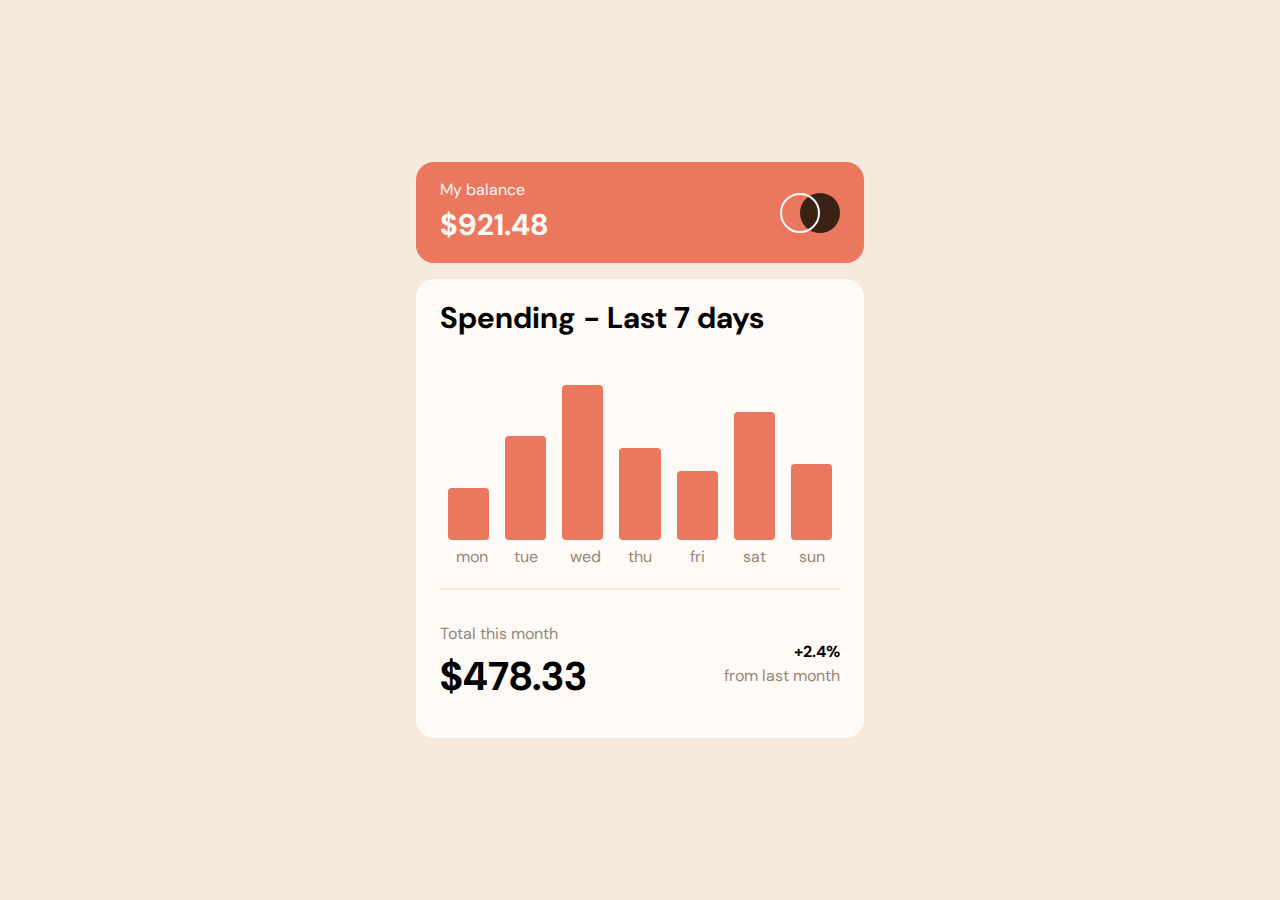
<file: expenses-chart-component-main/index.html>
<!DOCTYPE html>
<html lang="en">
  <head>
    <meta charset="UTF-8" />
    <meta name="viewport" content="width=device-width, initial-scale=1.0" />
    <!-- displays site properly based on user's device -->
    <link rel="stylesheet" href="style.css" />
    <link rel="preconnect" href="https://fonts.googleapis.com" />
    <link rel="preconnect" href="https://fonts.gstatic.com" crossorigin />
    <link
      href="https://fonts.googleapis.com/css2?family=DM+Sans:wght@400;700&display=swap"
      rel="stylesheet"
    />
    <link
      rel="icon"
      type="image/png"
      sizes="32x32"
      href="./images/favicon-32x32.png"
    />

    <title>Frontend Mentor | Expenses chart component</title>
  </head>
  <body>
    <div class="card">
      <header class="container">
        <div class="flex | headerbox">
          <div class="fc-100">
            My balance
            <p class="fs-700 fw-bold">$921.48</p>
          </div>
          <div class="flex | circles">
            <div class="white"></div>
            <div class="black"></div>
          </div>
        </div>
      </header>
      <main class="container grid">
        <h1 class="fw-bold fs-700">Spending - Last 7 days</h1>
          <ul class="fc-600 | chart">
            <li>
              <span class="chartBar"title="mon" data-spent="1"></span>
            </li>
            <li>
              <span class="chartBar" title="tue" data-spent="2"></span>
            </li>
            <li>
              <span class="chartBar" title="wed" data-spent="3"></span>
            </li>
            <li>
              <span class="chartBar" title="thu" data-spent="0"></span>
            </li>
            <li>
              <span class="chartBar" title="fri" data-spent="0"></span>
            </li>
            <li>
              <span class="chartBar" title="sat" data-spent="0"></span>
            </li>
            <li>
              <span class="chartBar" title="sun" data-spent="0"></span>
            </li>
          </ul>    
        <hr/>
        <div class="flex | footer">
          <div>
            <h2 class="fc-600">Total this month</h2>
            <p class="fw-bold fs-800">$478.33</p>
          </div>
          <div class="end">
            <p class="fw-bold">+2.4%</p>
            <p class="fc-600">from last month</p>
          </div>
        </div>
      </main>
    </div>
    <script src="script.js"></script>
  </body>
</html>
</file>
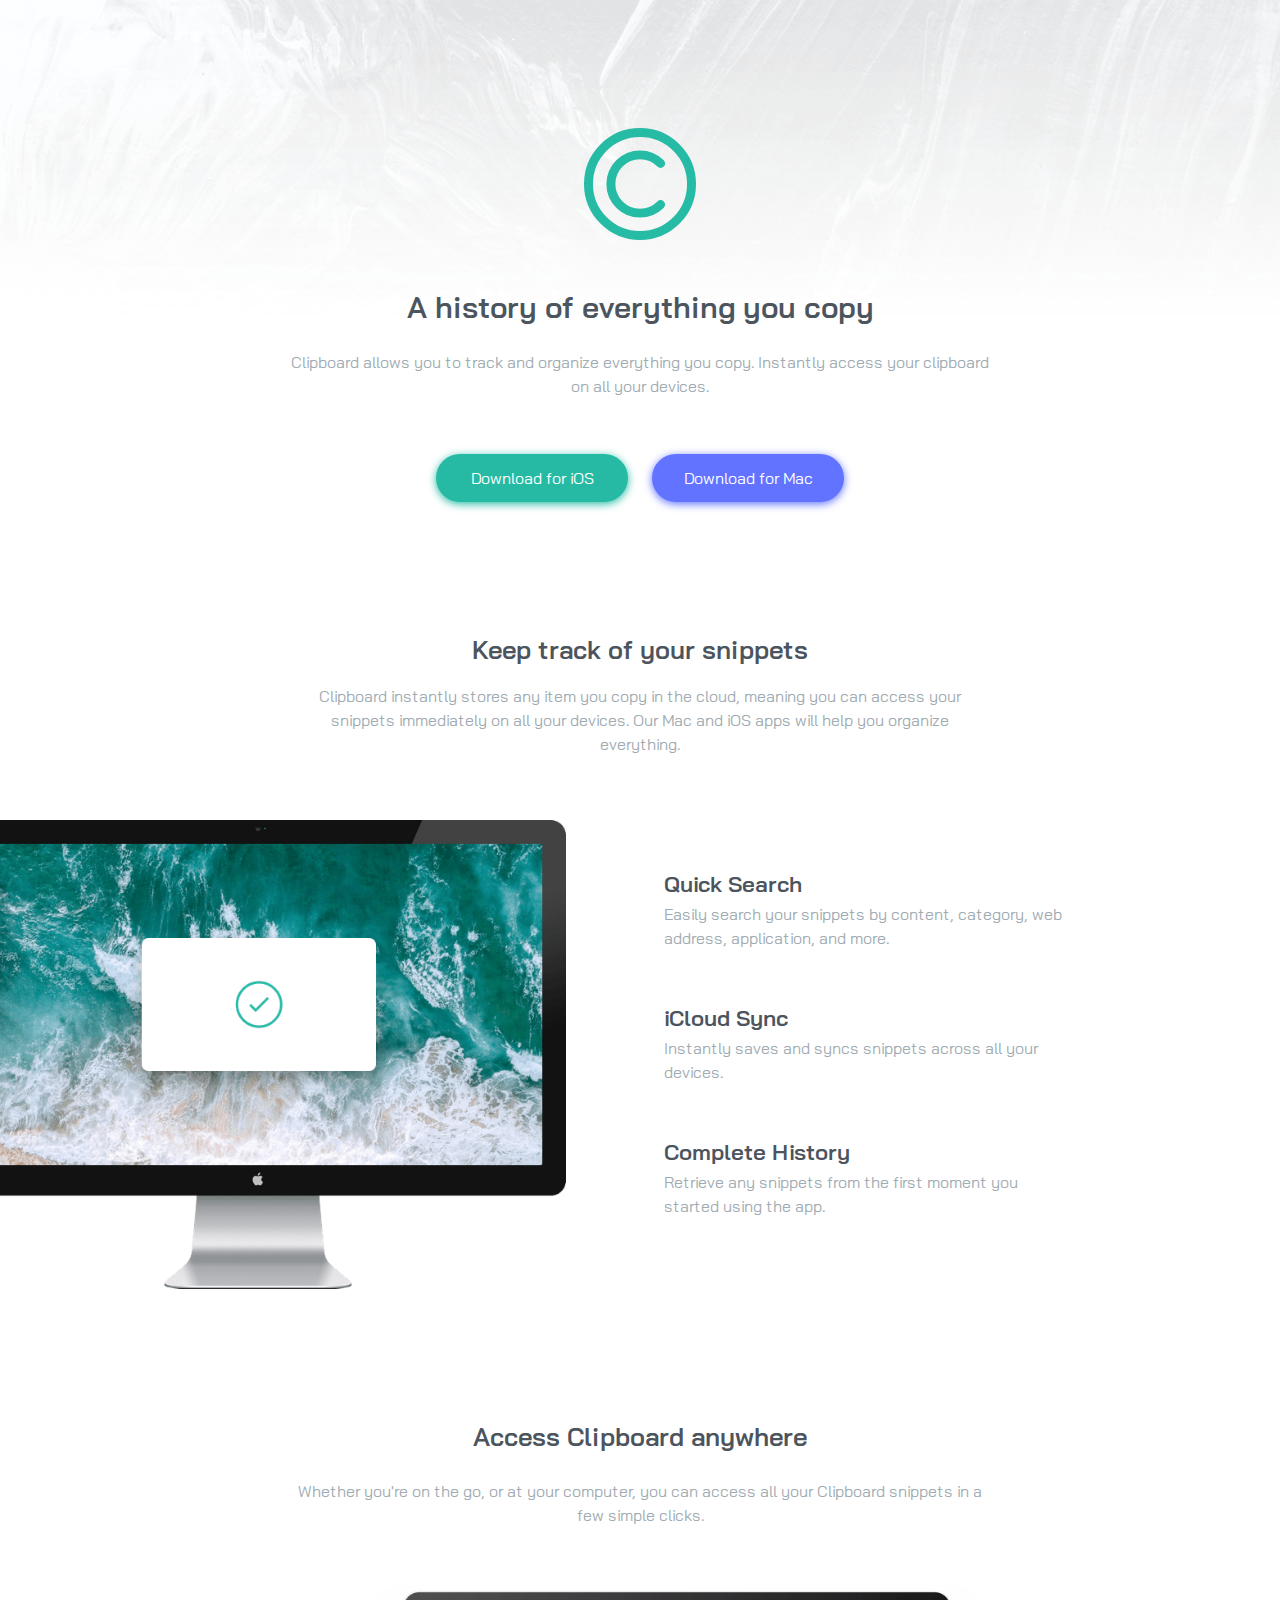
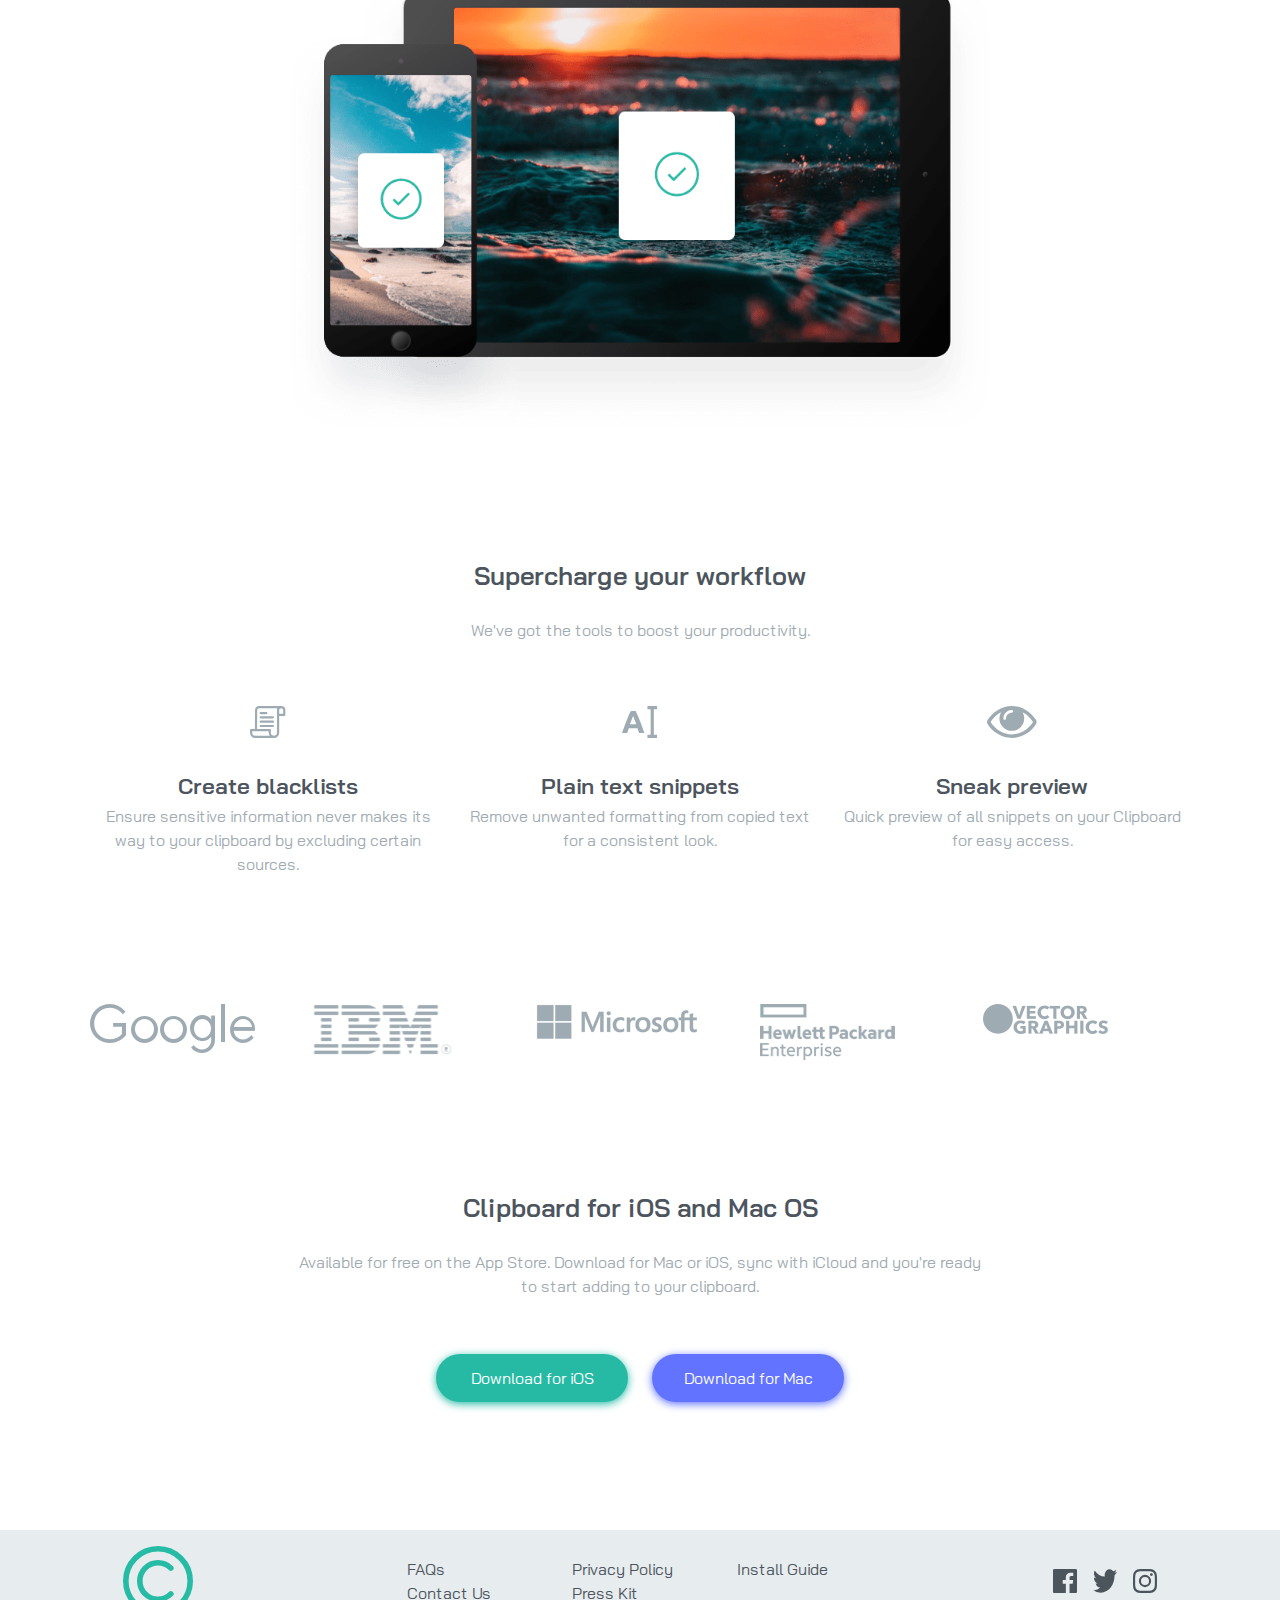
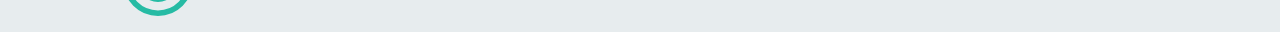
<file: first-landing-page/index.html>
<!DOCTYPE html>
<html lang="en">

<head>
  <meta charset="UTF-8">
  <meta name="viewport" content="width=device-width, initial-scale=1.0">
  <link rel="preconnect" href="https://fonts.googleapis.com">
  <link rel="preconnect" href="https://fonts.gstatic.com" crossorigin>
  <link href="https://fonts.googleapis.com/css2?family=Bai+Jamjuree:wght@400;600&display=swap" rel="stylesheet">

  <link rel="icon" type="image/png" sizes="32x32" href="./images/favicon-32x32.png">
  <link rel="stylesheet" href="style.css">
  <title>Frontend Mentor | Clipboard landing page</title>
</head>

<body>

  <header>
    <div class="primary-header | container">
      <img src="images/logo.svg" alt="Logo image">
      <h1 class="fs-700 fw-semi-bold">A history of everything you copy</h1>
      <p class="section-discription">Clipboard allows you to track and organize everything you
        copy. Instantly access your clipboard on all your devices.
      </p>
      <div class="two-buttons">
        <button class="ios-button">Download for iOS</button>
        <button class="mac-button">Download for Mac</button>
      </div>
    </div>
  </header>

  <main>
    <section class="snippets">
      <div class="snippets-header | container">
        <h2 class="fs-650 fw-semi-bold">Keep track of your snippets</h2>
        <p class="section-discription">
          Clipboard instantly stores any item you copy in the cloud,
          meaning you can access your snippets immediately on all your
          devices. Our Mac and iOS apps will help you organize everything.
        </p>
      </div>
      <div class="snippets-bottom | even-columns">
        <img src="images/image-computer.png" alt="">
        <div class="right-column">
          <div>
            <h3 class="fs-600 fw-semi-bold">Quick Search</h3>
            <p>Easily search your snippets by content, category, web address, application, and more.</p>
          </div>
          <div>
            <h3 class="fs-600 fw-semi-bold">iCloud Sync</h3>
            <p>Instantly saves and syncs snippets across all your devices.</p>
          </div>
          <div>
            <h3 class="fs-600 fw-semi-bold">Complete History</h3>
            <p>Retrieve any snippets from the first moment you started using the app.</p>
          </div>
        </div>
      </div>
    </section>

    <section class="connected">
      <div class="connected-box | container">
        <h2 class="fs-650 fw-semi-bold">Access Clipboard anywhere</h2>
        <p class="section-discription"> Whether you're on the go, or at your computer, you can access all your Clipboard
          snippets in a few simple clicks.
        </p>
        <img src="images/image-devices.png" alt="">
      </div>
    </section>

    <section class="workflow">
      <div class="workflow-box | container">
        <h2 class="fs-650 fw-semi-bold">Supercharge your workflow</h2>
        <p class="section-discription">We've got the tools to boost your productivity.</p>
      </div>
      <div class="workflow-columns | even-columns">
        <div>
          <img src="images/icon-blacklist.svg" alt="">
          <h3 class="fs-600 fw-semi-bold">Create blacklists</h3>
          <p>Ensure sensitive information never makes its way to your clipboard by excluding certain sources.</p>
        </div>

        <div>
          <img src="images/icon-text.svg" alt="">
          <h3 class="fs-600 fw-semi-bold">Plain text snippets</h3>
          <p>Remove unwanted formatting from copied text for a consistent look.</p>
        </div>

        <div>
          <img src="images/icon-preview.svg" alt="">
          <h3 class="fs-600 fw-semi-bold">Sneak preview</h3>
          <p>Quick preview of all snippets on your Clipboard for easy access.</p>
        </div>
      </div>
    </section>

    <section class="companies | even-columns">
      <div class="google-logo">
        <img src="images/logo-google.png" alt="">
      </div>

      <div class="ibm-logo">
        <img src="images/logo-ibm.png" alt="">
      </div>

      <div class="microsoft-logo">
        <img src="images/logo-microsoft.png" alt="">
      </div>

      <div class="hp-logo">
        <img src="images/logo-hp.png" alt="">
      </div>

      <div class="vetor-logo">
        <img src="images/logo-vector-graphics.png" alt="">
      </div>
    </section>

    <section class="clipboard">
      <div class="clipboard-box | container">
        <h2 class="fs-650 fw-semi-bold">Clipboard for iOS and Mac OS</h2>
        <p class="section-discription">Available for free on the App Store. Download for Mac or iOS, sync with iCloud
          and you're ready to start adding to your clipboard.
        </p>
        <div class="two-buttons">
          <button class="ios-button">Download for iOS</button>
          <button class="mac-button">Download for Mac</button>
        </div>
      </div>
    </section>
  </main>

  <footer>
    <div class="footer-box">
      <img src="images/logo.svg" alt="">
      <nav class="footer-nav">
        <ul>
          <li><a href="">FAQs</a></li>
          <li><a href="">Contact Us</a></li>
          <li><a href="">Privacy Policy</a></li>
          <li><a href="">Press Kit</a></li>
          <li><a href="">Install Guide</a></li>
        </ul>
      </nav>
      <div class="footer-social">
        <img src="images/icon-facebook.svg" alt="facebook">
        <img src="images/icon-twitter.svg" alt="facebook">
        <img src="images/icon-instagram.svg" alt="facebook">
      </div>
    </div>

  </footer>
</body>

</html>
</file>
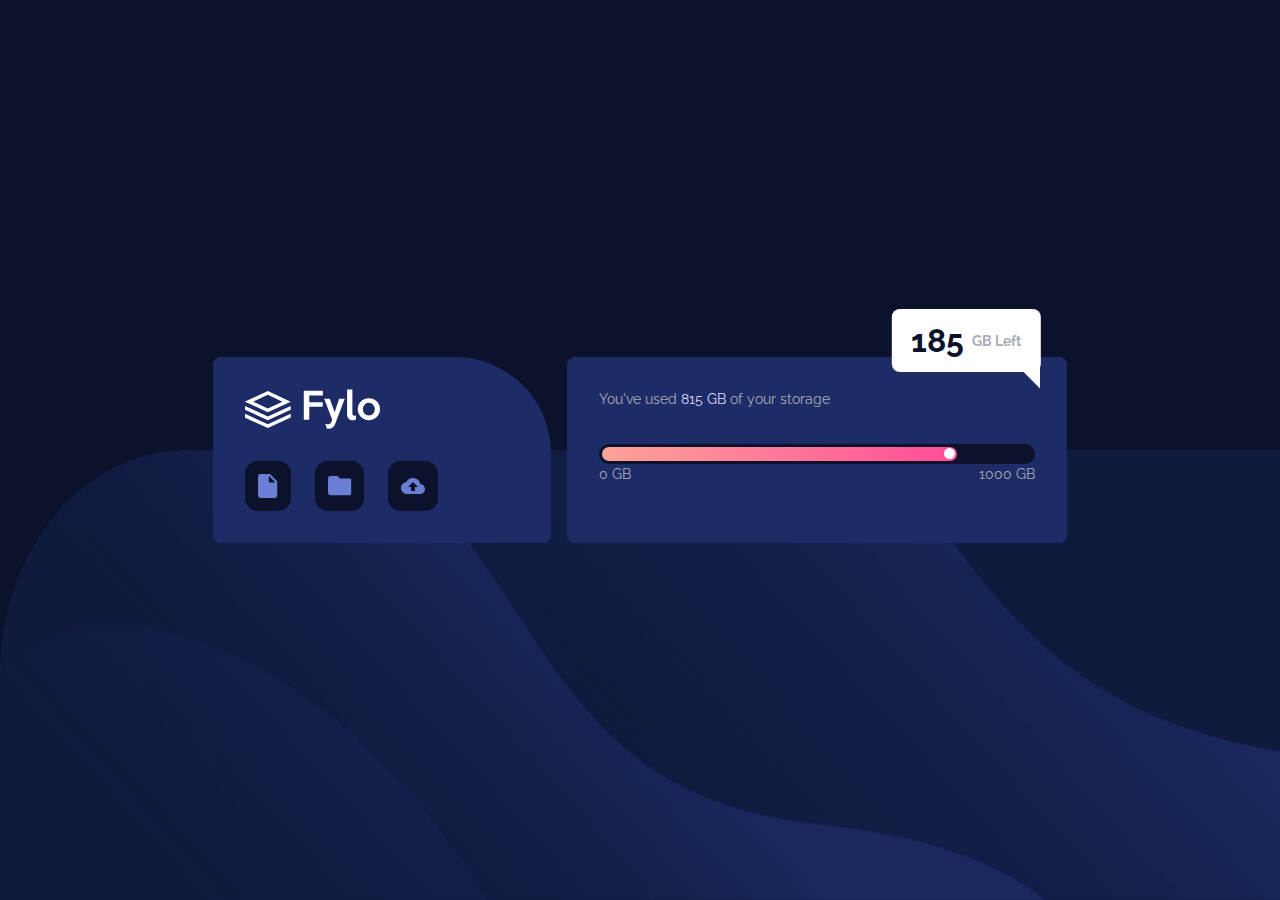
<file: flyoData/index.html>
<!DOCTYPE html>
<html lang="en">
<head>
  <meta charset="UTF-8">
  <meta name="viewport" content="width=device-width, initial-scale=1.0">
  <link rel="stylesheet" href="style.css">
  <link rel="icon" type="image/png" sizes="32x32" href="./images/favicon-32x32.png">
  <link rel="preconnect" href="https://fonts.googleapis.com"><link rel="preconnect" href="https://fonts.gstatic.com" crossorigin><link href="https://fonts.googleapis.com/css2?family=Raleway:wght@400;700&display=swap" rel="stylesheet">
  <title>Frontend Mentor | Fylo data storage component</title>
</head>
<body>
  <img src="images/bg-desktop.png" class="background"alt="">
  <main>
    <section class="shortcuts-section">
      <img class="logo" src="images/logo.svg" alt="logo icon">
      <div class="shortcuts | flex">
        <img src="images/icon-document.svg" alt="Document">
        <img src="images/icon-folder.svg" alt="Folder">
        <img src="images/icon-upload.svg" alt="Upload">
      </div>
    </section>
    <section class="storage-data | grid">
      <p>You've used <span class="used-storage">815 GB</span> of your storage</p>
      <div class="free-storage">
        <div class="bar | flex">
          <div class="progress">
            <div class="ball"></div>
          </div>
        </div>
        <div class="lable | flex">
          <span>0 GB</span>
          <span>1000 GB</span>
        </div>
      </div>
      <p class="storage-left | flex"> <span>185</span> GB Left</p>
      <div class="triangle-element"></div> 
    </section>
  </main>
</body>
</html>
</file>
<file: expenses-chart-component-main/style.css>
:root {
  --color-primary-500: hsl(10, 79%, 65%);
  --color-primary-300: hsl(186, 34%, 60%);

  --color-neutral-900: hsl(25, 47%, 15%);
  --color-neutral-600: hsl(28, 10%, 53%);
  --color-neutral-300: hsl(27, 66%, 92%);
  --color-neutral-100: hsl(33, 100%, 98%);

  --fs-300: 0.8125rem;
  --fs-400: 0.875rem;
  --fs-500: 0.9375rem;
  --fs-600: 1.4rem;
  --fs-650: 1.6rem;
  --fs-700: 1.875rem;
  --fs-800: 2.5rem;
  --fs-900: 3.5rem;

  --ff-neutral: 'DM Sans', sans-serif;

  --fw-regular: 400;
  --fw-bold: 700;
}

/* Resets */

/* Box sizing rules */
*,
*::before,
*::after {
  box-sizing: border-box;
}

/* Remove default margin */
* {
  margin: 0;
  padding: 0;
  font: inherit;
}

/* Remove list styles on ul, ol elements with a list role, which suggests default styling will be removed */
ul[role="list"],
ol[role="list"] {
  list-style: none;
}

/* Set core root defaults */
html:focus-within {
  scroll-behavior: smooth;
}

html,
body {
  height: 100%;
}

/* Set core body defaults */
body {
  text-rendering: optimizeSpeed;
  line-height: 1.5;
}

/* A elements that don't have a class get default styles */
a:not([class]) {
  text-decoration-skip-ink: auto;
}

/* Make images easier to work with */
img,
picture,
svg {
  max-width: 100%;
  display: block;
}

/* Remove all animations, transitions and smooth scroll for people that prefer not to see them */
@media (prefers-reduced-motion: reduce) {
  html:focus-within {
    scroll-behavior: auto;
  }

  *,
  *::before,
  *::after {
    animation-duration: 0.01ms !important;
    animation-iteration-count: 1 !important;
    transition-duration: 0.01ms !important;
    scroll-behavior: auto !important;
  }
}

/* general styling */

body {
  background-color: var(--color-neutral-300);
  font-family: var(--ff-neutral);
  font-weight: var(--fw-regular);
  font-size: 16px;
  padding: 1rem;
}

.card {
  display: grid;
  height: 100%;
  width: 100%;
  justify-content: center;
  align-content: center;
  gap: 1rem;
}

/* header */
header {
  background-color: var(--color-primary-500);
}

.headerbox {
  justify-content: space-between;
  align-items: center;
}

.white {
  position: relative;
  left: 20px;
  height: 40px;
  width: 40px;
  border-radius: 50%;
  border: 0.125rem solid var(--color-neutral-100);
}

.black {
  height: 40px;
  width: 40px;
  background-color: var(--color-neutral-900);
  border-radius: 50%;
}

/* main */
main {
  background-color: var(--color-neutral-100);
}

/* chart */
.chart {
  display: table;
  table-layout: fixed;

  width: 100%;
  max-width: 400px;
}

li {
  position: relative;
  display: table-cell;
  vertical-align: bottom;
  height: 200px;
}

span {
  --popup-bottom: 100%;
  margin: 0 .5em;
  display: block;
  height: attr(data-height);
  background-color: var(--color-primary-500);
  border-radius: .25rem;
}

span:hover{
  background-color: rgba(118, 181, 188, 0.3);
}

span:hover::before{
  color: var(--color-neutral-100);
  content: attr(data-spent);
  position: absolute;
  left: 0;
  right: 0;
  bottom: var(--popup-bottom);
  text-align: center;
  background-color: var(--color-neutral-900);
  padding: 5px;
  border-radius: .25rem;
}

span::after {
  position: absolute;
  left: 0;
  right: 0;
  top: 100%;
  padding: 5px 1em 0;
  display: block;
  text-align: center;
  content: attr(title);
}

hr{
  margin: 3rem 0 2rem 0;
  height: 1px;
  border: 0;
  border-top: 2px solid var(--color-neutral-300);
}

/* footer */
.footer{
  justify-content: space-between;
  align-items: center;
  margin-bottom: 1rem;
}

.end{
  text-align: end;
}

/* helpers */
.container {
  max-width: 1200px;
  padding: 1rem 1.5rem;
  border-radius: 1.125rem;
}

.fc-100 {
  color: var(--color-neutral-100);
}

.fc-600 {
  color: var(--color-neutral-600);
}

.fw-bold {
  font-weight: var(--fw-bold);
}

.fs-500 {
  font-size: var(--fs-500);
}

.fs-600 {
  font-size: var(--fs-600);
}

.fs-700 {
  font-size: var(--fs-700);
}

.fs-800 {
  font-size: var(--fs-800);
}

.grid {
  display: grid;
}

.flex {
  display: flex;
}
</file>
<file: first-landing-page/style.css>
:root {
    --color-primary-500: hsl(171, 66%, 44%);
    --color-primary-600: hsl(233, 100%, 69%);

    --color-neutral-900: hsl(210, 10%, 33%);
    --color-neutral-400: hsl(201, 11%, 66%);

    --fs-300: 0.8125rem;
    --fs-400: 0.875rem;
    --fs-500: 0.9375rem;
    --fs-600: 1.4rem;
    --fs-650: 1.6rem;
    --fs-700: 1.875rem;
    --fs-800: 2.5rem;
    --fs-900: 3.5rem;

    --ff-neutral: 'Bai Jamjuree', sans-serif;

    --fw-regular: 400;
    --fw-semi-bold: 600;
}

/* Resets */

/* Box sizing rules */
*,
*::before,
*::after {
  box-sizing: border-box;
}

/* Remove default margin */
* {
  margin: 0;
  padding: 0;
  font: inherit;
}

/* Remove list styles on ul, ol elements with a list role, which suggests default styling will be removed */
ul[role="list"],
ol[role="list"] {
  list-style: none;
}

/* Set core root defaults */
html:focus-within {
  scroll-behavior: smooth;
}

html,
body {
  height: 100%;
}

/* Set core body defaults */
body {
  text-rendering: optimizeSpeed;
  line-height: 1.5;
}

/* A elements that don't have a class get default styles */
a:not([class]) {
  text-decoration-skip-ink: auto;
}

/* Make images easier to work with */
img,
picture,
svg {
  max-width: 100%;
  display: block;
}

/* Remove all animations, transitions and smooth scroll for people that prefer not to see them */
@media (prefers-reduced-motion: reduce) {
  html:focus-within {
    scroll-behavior: auto;
  }

  *,
  *::before,
  *::after {
    animation-duration: 0.01ms !important;
    animation-iteration-count: 1 !important;
    transition-duration: 0.01ms !important;
    scroll-behavior: auto !important;
  }
}

/* general styling */
body {
    background: no-repeat top/100vw url("images/bg-header-mobile.png") ;
    font-family: var(--ff-neutral);
    color: var(--color-neutral-900);
    font-weight: var(--fw-regular);
    padding: 0 2rem;
}

@media (min-width: 40em) {
    body {
        padding: 0 0;
        background: no-repeat top/100vw url("images/bg-header-desktop.png");
    }
}

p {
    color: var(--color-neutral-400);
}

.section-discription {
    padding-bottom: 2rem;
}

/* Header */

.primary-header{
    display: grid;
    gap: 1.5rem;
    text-align: center;
    padding: 8rem 0;
}

.primary-header img {
    max-width: 7rem;
    margin: auto;
    padding-bottom: 1.5rem;
}

.primary-header h1 {
    line-height:normal;
}

.two-buttons {
    display: grid;
    gap: 1.5rem;
}

.two-buttons button{
    border: 0;
    color: white;
    border-radius: 5rem;
    height: 3rem;
}

.ios-button {
    background-color: var(--color-primary-500);
    box-shadow: var(--color-primary-500) 0px 2px 8px 0px;
}

.mac-button {
    background-color: var(--color-primary-600);
    box-shadow: var(--color-primary-600) 0px 2px 8px 0px;
}

@media (min-width: 40em) {
    .two-buttons {
        display: flex;
        justify-content: center;
    }

    .two-buttons button{
        width: 12rem;
    }
}

/* snippets-section */

.snippets {
    text-align: center;
    padding-bottom: 8rem;
}

.snippets-header {
    display: grid;
    gap: 1rem;
    padding-bottom: 2rem;
}

.even-columns > .right-column {
    padding-top: 1rem;
    display: grid;
    gap: 3rem;
}

@media (min-width: 40em) {
    .snippets .even-columns {
        text-align: left;
    }

    .even-columns > .right-column {
        max-width: 400px;
        max-height: 450px;
        padding-top: 3rem;
        gap:0;
    }

    .snippets img {
        position: relative;
        left: -50px
    }
}

@media (min-width: 50em) {
    .snippets .even-columns {
        gap: 3rem;
    }
}

/* section connected */

.connected {
    text-align: center;
}

.connected-box {
    display: grid;
    gap: 1.5rem;
    padding-bottom: 8rem;
}

/* workflow section */

.workflow {
    text-align: center;
    display: grid;
    gap: 2rem;
}

.workflow-box {
    display: grid;
    gap: 1.5rem;
}

.workflow-columns img {
    display: block;
    height: 64px;
    margin: auto;
    padding-bottom: 2rem;
}

.workflow-columns {
    margin: auto;
    max-width: 1100px;
    padding-bottom: 8rem;
}

@media (max-width: 50em) {
    .workflow-columns {
        gap: 3rem !important;
    }
}

/* companies section */

.companies {
    max-width: 1100px;
    padding-bottom: 8rem;
    margin: auto;
}

@media (max-width: 50em) {
    .companies {
        place-content: center;
        gap: 4rem !important;
    }
}

/* clipboard section */

.clipboard {
    text-align: center;
    padding-bottom: 8rem;
}

.clipboard-box {
    display: grid;
    gap: 1.5rem;
}

/* footer */

footer {
    background: hsl(203, 19%, 92%);
    padding: 1rem;
    position: absolute;
    left: 0;
    right: 0;
}

.footer-box {
    display: flex;
    align-items: center;
    justify-content:space-around;
}

.footer-box > img {
    height: 70px;
}

.footer-box ul {
    list-style: none;
}

.footer-nav {
    columns: 3;
    gap: 5vw;
}

.footer-nav a {
    color: var(--color-neutral-900);
    text-decoration: none;
}

.footer-social {
    display: flex;
    gap: 1rem;
}

@media (max-width: 50em) {
    .footer-box {
        display: grid;
        text-align: center;
    }

    .footer-box > img {
        margin: auto;
        padding-bottom: 1rem;
    }
    .footer-nav {
        columns: 1;
        padding: 2rem 0;
    }
    .footer-nav li {
        padding-bottom: 1rem;
    }
}

/* utilities classes */

.fs-300 {
    font-size: var(--fs-300);
}
.fs-400 {
    font-size: var(--fs-400);
}
.fs-500 {
    font-size: var(--fs-500);
}
.fs-600 {
    font-size: var(--fs-600);
}

.fs-650 {
    font-size: var(--fs-650);
}

.fs-700 {
    font-size: var(--fs-700);
}
.fs-800 {
    font-size: var(--fs-800);
}
.fs-900 {
    font-size: var(--fs-900);
}

.fw-regular {
    font-weight: var(--fw-regular);
}

.fw-semi-bold {
    font-weight: var(--fw-semi-bold);
}

.container {
    max-width: 700px;
    margin-inline: auto;
}

.even-columns {
    display: grid;
    gap: 1rem;
  }
  
  @media (min-width: 40em) {
    .even-columns {
      grid-auto-flow: column;
      grid-auto-columns: 1fr;
    }
  }
</file>
<file: flyoData/style.css>
:root {

    --color-neutral-300: hsl(243, 100%, 93%);
    --color-neutral-600: hsl(231, 8%, 69%);
    --color-neutral-800: hsl(228, 56%, 26%);
    --color-neutral-900: hsl(229, 57%, 11%);

    --bar-gradient: hsl(6, 100%, 80%),hsl(335, 100%, 65%);

    --fs-small: 14px;

    --ff-regular: 'Raleway', sans-serif;

    --fw-regular: 400;
    --fw-bold: 700;
}

/* Resets */

/* Box sizing rules */
*,
*::before,
*::after {
    box-sizing: border-box;
}

/* Remove default margin */
body,
h1,
h2,
h3,
h4,
p,
figure,
blockquote,
dl,
dd {
    margin: 0;
}

/* Remove list styles on ul, ol elements with a list role, which suggests default styling will be removed */
ul[role='list'],
ol[role='list'] {
    list-style: none;
}

/* Set core root defaults */
html:focus-within {
    scroll-behavior: smooth;
}

/* Set core body defaults */
body {
    min-height: 100vh;
    text-rendering: optimizeSpeed;
    line-height: 1.5;
}

/* A elements that don't have a class get default styles */
a:not([class]) {
    text-decoration-skip-ink: auto;
}

/* Make images easier to work with */
img,
picture {
    max-width: 100%;
    display: block;
}

/* Inherit fonts for inputs and buttons */
input,
button,
textarea,
select {
    font: inherit;
}

/* Remove all animations, transitions and smooth scroll for people that prefer not to see them */
@media (prefers-reduced-motion: reduce) {
    html:focus-within {
        scroll-behavior: auto;
    }

    *,
    *::before,
    *::after {
        animation-duration: 0.01ms !important;
        animation-iteration-count: 1 !important;
        transition-duration: 0.01ms !important;
        scroll-behavior: auto !important;
    }
}

/* utilities classes */
.grid {
    display: grid;
}

.flex {
    display: flex;
}

/* general styling */
body {
    background: url("images/bg-mobile.png") no-repeat;
    color: var(--color-neutral-600);
    font-family: var(--ff-regular);
    font-weight: var(--fw-regular);
    font-size: var(--fs-small);
    background-size: cover;
    display: flex;
    align-items: center;
    justify-content: center;
}

.background {
    display: none;
}

main{
    display: grid;
    gap: 1rem;
}

@media (min-width: 45em) {
    body {  
        padding: 0;
        background: var(--color-neutral-900);
    }

    .background {
        display: block;
        z-index: -1;
        width: 100%; 
        height: 50%; 
        position: fixed; 
        left: 0px; 
        bottom: 0px;
    }

    main {
        max-width: 1200px;
        display: flex;
    }
}

main section {
    background: var(--color-neutral-800);
    padding: 2rem;
}

.shortcuts-section {
    display: grid;
    gap: 2rem;
    border-radius: .5rem 6rem .5rem .5rem;
}

@media (min-width: 45em) {
    .shortcuts-section {
        padding-right: 6rem;
    }
}

.shortcuts {
    gap: 1.5rem;
}

.shortcuts img{
    background: var(--color-neutral-900);
    object-fit: contain;
    padding: .8rem;
    border-radius: .8rem;
}

.storage-data {
    position: relative;
    border-radius: .5rem;
    text-align: center;
    gap: 0.5rem;
}

@media (min-width: 45em) {
    .storage-data {
        min-width: 500px;
        text-align: left;
    }
}

.used-storage {
    color: var(--color-neutral-300);
}

.bar {
    position: relative;
    width: 100%;
    height: 1.3rem;
    background: var(--color-neutral-900);
    border-radius: 1rem;
    align-items: center;
}

.progress {
    position: absolute;
    width: 81.5%;
    height: .9rem;
    background: linear-gradient(to right, var(--bar-gradient));
    border-radius: 1rem;
    bottom: 3px;
    left: 3px;
}

.ball {
    position: absolute;
    width: .7rem;
    height: .7rem;
    background: white;
    right: 2px;
    bottom: 2px;
    border-radius: 50%;
}

.lable {
    justify-content: space-between;
}

.storage-left {
    position: absolute;
    border: 0;
    background: white;
    border-radius: .5rem;
    padding: .8rem 1.2rem;
    font-weight: var(--fw-bold);
    align-items: center;
    line-height: normal;
    gap: .5rem;
    bottom: -2rem;
    left: 50%;
    transform: translateX(-50%);
}

@media (min-width: 45em) {
    .storage-left {
        right: -3rem;
        left: auto;
        bottom:auto;
        top: -3rem;
    }

    .triangle-element {
        width: 40px;
        height: 40px;
        overflow: hidden;
        position: absolute;
        margin: 10px;
        right: 1.029rem;
        top: -2px;
    }
    .triangle-element:after {
        content: '';
        background: white;
        width: 142%;
        height: 142%;
        position: absolute;
        transform: rotate(135deg) translate(-71%,0);
    }
}

.storage-left span {
    font-size: 2rem;
    color: var(--color-neutral-900);
}
</file>
